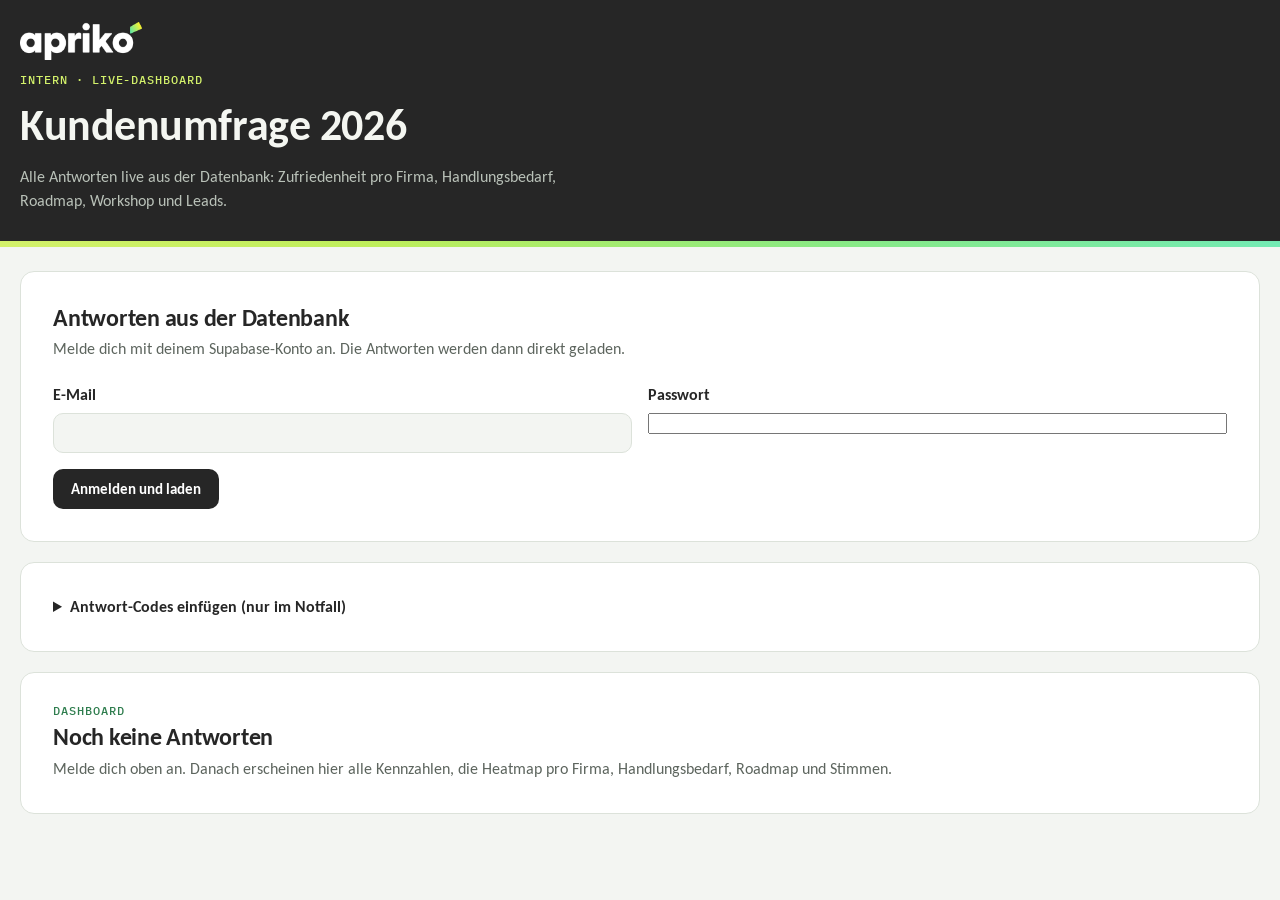
<file: auswertung.html>
<!doctype html>
<html lang="de-CH">
<head>
<meta charset="utf-8">
<meta name="viewport" content="width=device-width,initial-scale=1,viewport-fit=cover">
<meta name="robots" content="noindex">
<title>Auswertung Kundenumfrage 2026</title>
<link rel="preconnect" href="https://fonts.googleapis.com">
<link rel="stylesheet" href="https://fonts.googleapis.com/css2?family=Carlito:wght@400;700&family=IBM+Plex+Mono:wght@500&display=swap">
<link rel="icon" type="image/png" href="icon.png">
<link rel="stylesheet" href="style.css">
<style>
:root{ --d1:#C0392F; --d2:#E5897E; --d3:#F5D2CC; --d4:#D3E2F5; --d5:#7FA7DC; --d6:#2E62B0; --dn:#ECEFEA; --dt1:#fff; --dt6:#fff }
@media (prefers-color-scheme: dark){:root:not([data-theme="light"]){ --d1:#E46A5F; --d2:#9C4A43; --d3:#5A3D3A; --d4:#334257; --d5:#3F6699; --d6:#6E9FE6; --dn:#303330; --dt1:#1B1C1B; --dt6:#1B1C1B }}
:root[data-theme="dark"]{ --d1:#E46A5F; --d2:#9C4A43; --d3:#5A3D3A; --d4:#334257; --d5:#3F6699; --d6:#6E9FE6; --dn:#303330; --dt1:#1B1C1B; --dt6:#1B1C1B }
table.answers td{vertical-align:middle}
table.answers td.act{white-space:nowrap;text-align:right}
.btn.small{padding:5px 10px;font-size:13px}
.confirm{font-size:13px}
.hbar:has(.pct){grid-template-columns:minmax(0,1fr) 120px 40px 48px}
.hbar .pct{color:var(--muted)}
@media (max-width:480px){.hbar:has(.pct){grid-template-columns:minmax(0,1fr) 60px 34px 42px}}
/* Navigation */
.dash-nav{position:sticky;top:0;z-index:20;display:flex;gap:6px;overflow-x:auto;padding:10px 0;background:var(--bg);scrollbar-width:none}
.dash-nav a{flex:0 0 auto;font:600 13px var(--f-body);padding:7px 12px;border-radius:999px;background:var(--surface);border:1px solid var(--line);color:var(--ink);text-decoration:none}
.dash-nav a:hover{border-color:var(--ink)}
.dash-sec{display:flex;flex-direction:column;gap:16px;scroll-margin-top:60px}
.dash-2{gap:16px;align-items:start}
@media (max-width:900px){.dash-2{grid-template-columns:1fr}}
/* Hero */
.hero{display:grid;grid-template-columns:minmax(240px,1fr) 2fr;gap:16px}
@media (max-width:900px){.hero{grid-template-columns:1fr}}
.hero-main{background:var(--head-bg);color:var(--head-ink);border-radius:14px;padding:22px;display:flex;flex-direction:column;gap:10px;position:relative;overflow:hidden}
.hero-main::after{content:"";position:absolute;left:0;right:0;bottom:0;height:4px;background:var(--grad)}
.hero-main .eyebrow{color:var(--head-muted)}
.hero-num{font:700 64px/1 var(--f-display);font-variant-numeric:tabular-nums}
.hero-kpis{display:grid;grid-template-columns:repeat(3,1fr);gap:12px}
.hero-kpis .kpi:last-child{grid-column:span 2}
@media (max-width:620px){.hero-kpis{grid-template-columns:repeat(2,1fr)}}
.kpi b small{font-size:15px;color:var(--muted);font-weight:400}
.npsbar{display:flex;gap:2px;height:12px;border-radius:6px;overflow:hidden;background:rgba(255,255,255,.08)}
.npsbar i{display:block;height:100%}
.n-det{background:var(--d1)} .n-pas{background:#9AA39A} .n-pro{background:var(--d6)}
.hero-main .n-pro{background:#6E9FE6} .hero-main .n-det{background:#E46A5F}
.npsleg{display:flex;flex-wrap:wrap;gap:12px;font-size:12px;color:var(--head-muted)}
.npsleg i{display:inline-block;width:10px;height:10px;border-radius:3px;margin-right:5px;vertical-align:-1px}
/* Bereiche */
.areas{display:grid;grid-template-columns:repeat(auto-fit,minmax(200px,1fr));gap:12px}
.area{background:var(--surface);border:1px solid var(--line);border-radius:12px;padding:14px;display:flex;flex-direction:column;gap:8px}
.area-row{display:flex;align-items:baseline;gap:8px;flex-wrap:wrap}.area-row b{font:700 30px var(--f-display);font-variant-numeric:tabular-nums}
.meter6{height:6px;border-radius:3px;background:var(--chip);overflow:hidden}.meter6 i{display:block;height:100%;background:var(--grad);border-radius:3px}
/* Bewertungs-Zellen (divergierend: rot 1–3, blau 4–6, Zahl immer sichtbar) */
.sc{display:inline-grid;place-items:center;min-width:30px;height:26px;padding:0 4px;border-radius:6px;font:600 13px var(--f-mono);font-variant-numeric:tabular-nums;background:var(--dn);color:var(--muted)}
.sc.s1{background:var(--d1);color:var(--dt1)}.sc.s2{background:var(--d2);color:var(--ink)}.sc.s3{background:var(--d3);color:var(--ink)}
.sc.s4{background:var(--d4);color:var(--ink)}.sc.s5{background:var(--d5);color:var(--ink)}.sc.s6{background:var(--d6);color:var(--dt6)}
.track i.b1,.track i.b2,.track i.b3{background:var(--d1)!important}.track i.b4,.track i.b5,.track i.b6{background:var(--d6)!important}
.scale-leg{display:flex;flex-wrap:wrap;align-items:center;gap:4px;font-size:12px}.scale-leg .muted{margin-left:6px}
/* Heatmap */
table.heat{border-collapse:separate;border-spacing:2px;font-size:13px;width:auto}
table.heat th,table.heat td{padding:0;border:0;text-align:center;vertical-align:bottom;background:none}
table.heat td{vertical-align:middle}
table.heat .hf{text-align:left;white-space:nowrap;padding-right:12px;position:sticky;left:0;background:var(--surface);z-index:1;vertical-align:middle;font:600 14px var(--f-body);text-transform:none;letter-spacing:0;color:var(--ink)}
table.heat tr.avgrow .hf{font-weight:400;color:var(--muted)}
table.heat .hf .muted{display:block;font-size:11px;font-weight:400}
table.heat .hsec{font:600 11px var(--f-mono);text-transform:uppercase;letter-spacing:.05em;color:var(--muted);border-bottom:2px solid var(--line);padding-bottom:4px;text-align:left}
table.heat th.vh{height:180px;width:32px;text-transform:none;letter-spacing:0}
table.heat th.vh span{writing-mode:vertical-rl;transform:rotate(180deg);display:inline-block;max-height:176px;font-family:var(--f-body);text-transform:none;letter-spacing:0;overflow:hidden;text-overflow:ellipsis;white-space:nowrap;font-weight:400;font-size:12px;color:var(--muted)}
table.heat td.tot{padding-left:6px}
table.heat tr.avgrow th,table.heat tr.avgrow td{padding-top:6px;border-top:2px solid var(--line)}
table.heat tr:hover .hf .firm{text-decoration:underline}
.npsv{display:inline-grid;place-items:center;min-width:30px;height:26px;border-radius:6px;font:600 13px var(--f-mono);background:var(--chip)}
.npsv.n-pro{background:var(--d6);color:var(--dt6)}.npsv.n-det{background:var(--d1);color:var(--dt1)}.npsv.n-pas{background:#C9CEC8;color:#262626}
button.firm{font:inherit;font-weight:700;background:none;border:0;padding:0;color:var(--ink);cursor:pointer;text-align:left}
button.firm.link{font-weight:600;text-decoration:underline;text-decoration-color:var(--line);text-underline-offset:3px}
button.firm:hover{text-decoration-color:var(--ink)}
.comment.crit{display:flex;flex-direction:column;gap:6px}
.crit-line{display:flex;align-items:center;gap:10px}
.who button.firm{font:inherit;text-transform:inherit;letter-spacing:inherit}
.saldo{font:600 13px var(--f-mono);padding:3px 8px;border-radius:999px;background:var(--chip);margin-left:6px}
.sub{margin-top:6px}
/* Roadmap */
.rmap{display:flex;flex-direction:column}
.rm{border-top:1px solid var(--line)}
.rm summary{display:grid;grid-template-columns:28px minmax(0,1fr) 140px 36px;gap:10px;align-items:center;padding:9px 0;cursor:pointer;list-style:none;font-size:14px}
.rm summary::-webkit-details-marker{display:none}
.rm summary .rk{font:600 12px var(--f-mono);color:var(--muted)}
.rm summary .track{height:8px;background:var(--chip);border-radius:4px;overflow:hidden}.rm summary .track i{display:block;height:100%;background:var(--grad);border-radius:4px}
.rm summary .v{font:500 13px var(--f-mono);text-align:right}
.rm[open] summary .rt{font-weight:700}
@media (max-width:520px){.rm summary{grid-template-columns:22px minmax(0,1fr) 60px 30px}}
.rm-who{display:flex;flex-wrap:wrap;gap:6px;padding:0 0 12px 38px}
@media (max-width:520px){.rm-who{padding-left:0}}
.chip{font:13px var(--f-body);padding:5px 10px;border-radius:999px;background:var(--chip);border:1px solid var(--line);color:var(--ink)}
.chip b{font-weight:700;margin-right:4px}
button.chip{cursor:pointer}button.chip:hover{border-color:var(--ink)}
/* Firmenprofil */
dialog#firmDlg{border:0;border-radius:16px;padding:0;max-width:760px;width:calc(100% - 32px);max-height:88vh;background:var(--surface);color:var(--ink);box-shadow:0 20px 60px rgba(0,0,0,.35)}
dialog#firmDlg::backdrop{background:rgba(0,0,0,.45)}
.pf{display:flex;flex-direction:column;gap:18px;padding:clamp(18px,4vw,28px);position:relative}
.pf-close{position:absolute;top:14px;right:14px}
.pf-body{display:flex;flex-direction:column;gap:18px}
.pf-grid{display:grid;grid-template-columns:repeat(auto-fit,minmax(220px,1fr));gap:2px 18px}
.pf-row{display:flex;justify-content:space-between;gap:12px;border-top:1px solid var(--line);padding:6px 0;font-size:14px}
.pf-row span:last-child{text-align:right;font-weight:600}
.pf-rates{display:grid;grid-template-columns:repeat(auto-fit,minmax(240px,1fr));gap:6px 16px}
.pf-rate{display:flex;align-items:center;gap:10px;font-size:14px}
/* Tooltip */
#tip{position:fixed;z-index:50;pointer-events:none;max-width:280px;background:var(--head-bg);color:var(--head-ink);font-size:12px;line-height:1.4;padding:6px 9px;border-radius:8px;box-shadow:0 6px 18px rgba(0,0,0,.25)}
details.codes>summary{cursor:pointer;font-weight:700}
.brandbar .inner,.wrap{max-width:1240px}
</style>
</head>
<body>
  <header class="brandbar"><div class="inner">
    <img class="logo" src="logo.png" alt="Apriko" onerror="this.hidden=true;this.nextElementSibling.hidden=false"><span class="wordmark" hidden>Apriko</span>
    <span class="eyebrow">Intern · Live-Dashboard</span>
    <h1>Kundenumfrage 2026</h1>
    <p>Alle Antworten live aus der Datenbank: Zufriedenheit pro Firma, Handlungsbedarf, Roadmap, Workshop und Leads.</p>
  </div></header>
<div class="wrap">
  <div class="panel" id="dbPanel">
    <div class="panel-head"><h2>Antworten aus der Datenbank</h2>
      <p class="muted" id="dbHint">Melde dich mit deinem Supabase-Konto an. Die Antworten werden dann direkt geladen.</p></div>
    <form id="loginForm" class="grid2" autocomplete="on">
      <div class="field"><label for="lmail">E-Mail</label><input type="email" id="lmail" autocomplete="username" required></div>
      <div class="field"><label for="lpass">Passwort</label><input type="password" id="lpass" autocomplete="current-password" required></div>
      <div class="nav" style="justify-content:flex-start;grid-column:1/-1"><button type="submit" class="btn primary" id="loginBtn">Anmelden und laden</button><span class="note" id="dbInfo"></span></div>
    </form>
    <div class="nav" id="dbBar" style="justify-content:flex-start" hidden><button type="button" class="btn primary" id="dbReload">Neu laden</button><button type="button" class="btn ghost" id="dbLogout">Abmelden</button><span class="note" id="dbInfo2"></span></div>
  </div>
  <details class="panel codes">
    <summary>Antwort-Codes einfügen (nur im Notfall)</summary>
    <div class="panel-head">
      <p class="muted">Nur nötig, falls bei einem Kunden die direkte Übermittlung nicht geklappt hat. Kopier die Codes aus den E-Mails hierher. Ganze Mails gehen auch, die Codes werden automatisch erkannt. Doppelte Codes zählen nur einmal.</p></div>
    <div class="field"><label for="codes">Codes oder E-Mail-Texte</label><textarea id="codes" style="min-height:140px;font-family:var(--f-mono);font-size:13px" placeholder="APK1:…"></textarea></div>
    <div class="nav" style="justify-content:flex-start"><button type="button" class="btn primary" id="addCodes">Hinzufügen</button><button type="button" class="btn ghost" id="clearCodes">Alle entfernen</button><span class="note" id="fileInfo"></span></div>
    <div id="confirmClear" class="msg err" hidden><b>Alle gespeicherten Codes aus diesem Browser entfernen?</b><div class="nav" style="justify-content:flex-start"><button type="button" class="btn primary" id="clearYes">Ja, entfernen</button><button type="button" class="btn ghost" id="clearNo">Abbrechen</button></div></div>
    <p class="note">Die Codes bleiben nur in diesem Browser gespeichert, nichts wird hochgeladen. Für eine Sicherung: unten «CSV herunterladen» oder die Codes in einer Textdatei aufbewahren.</p>
  </details>
  <nav class="dash-nav" id="dashNav" hidden aria-label="Bereiche"><a href="#d-ueberblick">Überblick</a><a href="#d-heatmap">Heatmap</a><a href="#d-handlung">Handlungsbedarf</a><a href="#d-roadmap">Roadmap</a><a href="#d-leads">Workshop &amp; Leads</a><a href="#d-integration">Integration</a><a href="#d-stimmen">Stimmen</a><a href="#d-eintraege">Einträge</a></nav>
  <section id="results" class="wrap" style="padding:0"></section>
</div>
<dialog id="firmDlg"><div class="pf"><button type="button" class="btn ghost small pf-close" onclick="this.closest('dialog').close()">Schliessen</button><div class="pf-body"></div></div></dialog>
<div id="tip" role="tooltip" hidden></div>
<script src="code.js"></script>
<script src="fragen.js"></script>
<script>
(function(){
"use strict";
const esc = s => String(s==null?"":s).replace(/[&<>"]/g,c=>({"&":"&amp;","<":"&lt;",">":"&gt;",'"':"&quot;"}[c]));
/* ---------- Auswertung (nur Inhaber) ---------- */
const results = document.getElementById("results");
function avg(arr){ const v = arr.filter(x=>x!=null&&x!=="na"&&x!=="").map(Number); return v.length? v.reduce((a,b)=>a+b,0)/v.length : null; }
function color(v,max){ const r=v/max; return r>=.75?"var(--good)":r>=.55?"var(--warn)":"var(--bad)"; }
let latest = [];
/* ---------- Dashboard ---------- */
const fmtD = d=>{ try{ return new Date(d).toLocaleString("de-CH",{day:"2-digit",month:"2-digit",year:"numeric",hour:"2-digit",minute:"2-digit"}); }catch(e){ return ""; } };
const num = v => (v==null||v===""||v==="na") ? null : Number(v);
const f1 = v => v==null ? "–" : v.toFixed(1);
const bucket = v => v==null ? 0 : Math.min(6, Math.max(1, Math.round(v)));
const cell = (v, label) => `<span class="sc s${bucket(v)}"${label?` data-tip="${esc(label)}"`:""}>${v==null?"–":(Number.isInteger(v)?v:v.toFixed(1))}</span>`;
const firmName = r => (r.answers.firma||"").trim() || "anonym";
let VIEW = { ALL:[], R:[], items:[] };
function renderResults(){
  /* Doppelt abgeschickte Antworten (gleiche Sendungs-ID oder identischer Inhalt) zählen nur einmal; die älteste bleibt */
  const byAge = latest.map((r,i)=>({r,i})).sort((a,b)=>String(a.r._created||a.r.submittedAt||"").localeCompare(String(b.r._created||b.r.submittedAt||"")));
  const dupKey = r=> r.sid ? "sid:"+r.sid : (r.kind||"")+"|"+JSON.stringify(r.answers||{})+"|"+JSON.stringify(r.roadmap||[]);
  const seenK = new Set(), DUP = new Set();
  byAge.forEach(({r,i})=>{ const k = dupKey(r); if(seenK.has(k)) DUP.add(i); else seenK.add(k); });
  const ALL = latest.filter((r,i)=>!DUP.has(i));       // inkl. Neukunden-Workshop-Anmeldungen, ohne Doppelte
  const R = ALL.filter(r=>r.kind!=="workshop"), n = R.length;   // nur Umfrage-Antworten
  document.getElementById("dashNav").hidden = !ALL.length;
  if(!ALL.length){ results.innerHTML = `<div class="panel"><div class="panel-head"><span class="eyebrow">Dashboard</span><h2>Noch keine Antworten</h2><p class="muted">Melde dich oben an. Danach erscheinen hier alle Kennzahlen, die Heatmap pro Firma, Handlungsbedarf, Roadmap und Stimmen.</p></div></div>`; return; }

  /* Bewertungsfragen (ohne Gesamt) und Bereiche */
  const rateSecs = SECTIONS.filter(s=>s.items && s.items.length && s.kind!=="overall");
  const items = []; rateSecs.forEach(s=>s.items.forEach(([k,l])=>items.push({k,l,sec:s.id,secTitle:s.title})));
  const itemStat = items.map(it=>{ const v = R.map(r=>num(r.answers[it.k])).filter(x=>x!=null); return Object.assign({}, it, {n:v.length, avg: v.length? v.reduce((a,b)=>a+b,0)/v.length : null, happy: v.length? Math.round(v.filter(x=>x>=4).length/v.length*100) : null}); });
  const firmAvg = r => { const v = items.map(it=>num(r.answers[it.k])).filter(x=>x!=null); return v.length? v.reduce((a,b)=>a+b,0)/v.length : null; };
  VIEW = { ALL, R, items };

  /* KPIs */
  const nps = R.map(r=>num(r.answers.nps)).filter(x=>x!=null);
  const pro = nps.filter(x=>x>=9).length, pas = nps.filter(x=>x>=7&&x<=8).length, det = nps.filter(x=>x<=6).length;
  const npsScore = nps.length? Math.round((pro-det)/nps.length*100) : null;
  const gt = avg(R.map(r=>r.answers.g_total));
  const allV = items.flatMap(it=>R.map(r=>num(r.answers[it.k]))).filter(x=>x!=null);
  const happyAll = allV.length? Math.round(allV.filter(x=>x>=4).length/allV.length*100) : null;
  const wsDates = (typeof WS_TERMINE!=="undefined") ? WS_TERMINE.slice(0, Math.max(0, WS_TERMINE.length-2)) : [];
  const reg = ALL.filter(r=>wsDates.includes(r.answers.ws_termin));
  const leadFirms = new Set(R.filter(r=>(API_LEAD && r.answers.api===API_LEAD) || r.answers.callback).map(firmName));
  const last = ALL.map(r=>r._created||r.submittedAt).filter(Boolean).sort().pop();
  const seg = (c,cls,label)=> c ? `<i class="${cls}" style="flex:${c}" data-tip="${label}: ${c}"></i>` : "";
  let html = `<section id="d-ueberblick" class="dash-sec">
  <div class="hero">
    <div class="hero-main"><span class="eyebrow">Net Promoter Score</span><b class="hero-num">${npsScore==null?"–":(npsScore>0?"+":"")+npsScore}</b>
      <div class="npsbar" aria-label="Promotoren ${pro}, Passive ${pas}, Kritiker ${det}">${seg(det,"n-det","Kritiker (0–6)")}${seg(pas,"n-pas","Passive (7–8)")}${seg(pro,"n-pro","Promotoren (9–10)")}</div>
      <div class="npsleg"><span><i class="n-det"></i>Kritiker ${det}</span><span><i class="n-pas"></i>Passive ${pas}</span><span><i class="n-pro"></i>Promotoren ${pro}</span></div></div>
    <div class="hero-kpis">
      <div class="kpi"><span>Antworten</span><b>${n}</b><span>${new Set(R.map(firmName)).size} Firmen${last?` · zuletzt ${esc(fmtD(last))}`:""}</span></div>
      <div class="kpi"><span>Gesamtzufriedenheit</span><b>${f1(gt)}<small> / 6</small></b><span>Durchschnitt</span></div>
      <div class="kpi"><span>Zufrieden (4–6)</span><b>${happyAll==null?"–":happyAll+" %"}</b><span>über alle Bewertungen</span></div>
      <div class="kpi"><span>Workshop</span><b>${reg.length}</b><span>${wsDates.map(d=>ALL.filter(r=>r.answers.ws_termin===d).length+" am "+esc(d.split(",")[1]||d).trim().replace(/ 2026/,"")).join(" · ")}</span></div>
      <div class="kpi"><span>Leads</span><b>${leadFirms.size}</b><span>API-Interesse oder Gesprächswunsch</span></div>
    </div>
  </div>
  <div class="areas">${rateSecs.map(s=>{
      const st = itemStat.filter(x=>x.sec===s.id && x.avg!=null);
      const v = R.flatMap(r=>s.items.map(([k])=>num(r.answers[k]))).filter(x=>x!=null);
      const a = v.length? v.reduce((p,q)=>p+q,0)/v.length : null, hp = v.length? Math.round(v.filter(x=>x>=4).length/v.length*100) : null;
      const low = st.slice().sort((p,q)=>p.avg-q.avg)[0];
      const rn = new Set(R.filter(r=>s.items.some(([k])=>num(r.answers[k])!=null)).map((r,i)=>i)).size;
      return `<div class="area"><span class="eyebrow">${esc(s.title)}</span><div class="area-row"><b>${f1(a)}</b><span class="muted">Ø von 6 · ${hp==null?"–":hp+" %"} zufrieden</span></div>
        <div class="meter6"><i style="width:${a?((a-1)/5*100).toFixed(0):0}%"></i></div>
        <span class="note">${rn} Antworten${low?` · schwächster Punkt: <b>${esc(low.l)}</b> (${f1(low.avg)})`:""}</span></div>`; }).join("")}</div>
  </section>`;

  /* Heatmap Firmen × Fragen */
  const rows = R.map(r=>({r, a:firmAvg(r)})).sort((p,q)=>(q.a??-1)-(p.a??-1));
  html += `<section id="d-heatmap" class="dash-sec"><div class="panel"><div class="panel-head"><span class="eyebrow">Heatmap · Bewertung 1–6 pro Firma</span><h2>Wer ist wo zufrieden?</h2>
    <p class="note">Rot = unzufrieden (1–3), Blau = zufrieden (4–6), «–» = nicht bewertet. Sortiert nach Ø der Firma. Firma anklicken für das ganze Profil.</p>
    <div class="scale-leg">${[1,2,3,4,5,6].map(v=>`<span class="sc s${v}">${v}</span>`).join("")}<span class="muted">sehr schlecht → sehr gut</span></div></div>
    <div class="tablewrap"><table class="heat"><thead><tr><th class="hf">Firma</th>${rateSecs.map(s=>`<th colspan="${s.items.length}" class="hsec">${esc(s.title)}</th>`).join("")}<th class="hsec" colspan="3">Total</th></tr>
    <tr><th class="hf"></th>${items.map(it=>`<th class="vh"><span>${esc(it.l)}</span></th>`).join("")}<th class="vh"><span>Ø Firma</span></th><th class="vh"><span>Gesamtzufriedenheit</span></th><th class="vh"><span>NPS (0–10)</span></th></tr></thead>
    <tbody>${rows.map(({r,a},ri)=>`<tr><th class="hf"><button type="button" class="firm" data-firm="${R.indexOf(r)}">${esc(firmName(r))}</button><span class="muted">${esc(r.answers.rolle||"")}</span></th>${
      items.map(it=>`<td>${cell(num(r.answers[it.k]), firmName(r)+" · "+it.l+": "+(r.answers[it.k]||"nicht bewertet"))}</td>`).join("")}
      <td class="tot">${cell(a, firmName(r)+" · Ø über alle Fragen: "+f1(a))}</td><td class="tot">${cell(num(r.answers.g_total), firmName(r)+" · Gesamtzufriedenheit")}</td><td class="tot"><span class="npsv ${num(r.answers.nps)==null?"":num(r.answers.nps)>=9?"n-pro":num(r.answers.nps)>=7?"n-pas":"n-det"}">${r.answers.nps??"–"}</span></td></tr>`).join("")}
    <tr class="avgrow"><th class="hf">Ø alle Firmen</th>${itemStat.map(it=>`<td>${cell(it.avg, it.l+": Ø "+f1(it.avg)+" ("+it.n+" Antworten)")}</td>`).join("")}<td class="tot">${cell(allV.length?allV.reduce((p,q)=>p+q,0)/allV.length:null)}</td><td class="tot">${cell(gt)}</td><td class="tot"><span class="npsv">${npsScore==null?"–":(npsScore>0?"+":"")+npsScore}</span></td></tr></tbody></table></div></div></section>`;

  /* Handlungsbedarf & Stärken */
  const ranked = itemStat.filter(x=>x.avg!=null).sort((p,q)=>p.avg-q.avg);
  const crit = []; R.forEach(r=>items.forEach(it=>{ const v = num(r.answers[it.k]); if(v!=null && v<=2) crit.push({r,it,v}); }));
  crit.sort((p,q)=>p.v-q.v);
  const critics = R.filter(r=>num(r.answers.nps)!=null && num(r.answers.nps)<=6);
  const barRow = it => `<div class="hbar sbar" data-tip="${esc(it.secTitle+" · "+it.l+": Ø "+f1(it.avg)+", "+it.happy+" % zufrieden, "+it.n+" Antworten")}"><span>${esc(it.l)} <span class="muted">· ${esc(it.secTitle)}</span></span><span class="track"><i class="b${bucket(it.avg)}" style="width:${((it.avg-1)/5*100).toFixed(0)}%"></i></span><span class="v">${f1(it.avg)}</span></div>`;
  html += `<section id="d-handlung" class="dash-sec"><div class="grid2 dash-2">
    <div class="panel"><div class="panel-head"><span class="eyebrow">Handlungsbedarf</span><h2>Die 5 schwächsten Punkte</h2></div><div>${ranked.slice(0,5).map(barRow).join("")||'<p class="muted">Noch keine Bewertungen.</p>'}</div>
      ${crit.length?`<div><h3>Einzelne kritische Bewertungen (1–2)</h3>${crit.map(c=>`<div class="comment crit"><div class="who"><button type="button" class="firm link" data-firm="${R.indexOf(c.r)}">${esc(firmName(c.r))}</button> · ${esc(c.it.secTitle)}</div><div class="crit-line">${cell(c.v)}<span>${esc(c.it.l)}</span></div></div>`).join("")}</div>`:'<p class="note">Keine Bewertung 1 oder 2 – gut so.</p>'}
      ${critics.length?`<div><h3>Kritiker (NPS 0–6)</h3>${critics.map(r=>`<div class="comment crit"><div class="who"><button type="button" class="firm link" data-firm="${R.indexOf(r)}">${esc(firmName(r))}</button> · NPS ${esc(r.answers.nps)}</div>${esc(r.answers.g_improve||"(kein Verbesserungsvorschlag)")}</div>`).join("")}</div>`:""}</div>
    <div class="panel"><div class="panel-head"><span class="eyebrow">Stärken</span><h2>Die 5 stärksten Punkte</h2></div><div>${ranked.slice().reverse().slice(0,5).map(barRow).join("")||'<p class="muted">Noch keine Bewertungen.</p>'}</div>
      ${R.some(r=>r.answers.g_best)?`<div><h3>Was Kunden schätzen</h3>${R.filter(r=>r.answers.g_best).map(r=>`<div class="comment"><div class="who"><button type="button" class="firm link" data-firm="${R.indexOf(r)}">${esc(firmName(r))}</button></div>${esc(r.answers.g_best)}</div>`).join("")}</div>`:""}</div>
  </div>`;
  /* Alle Fragen nach Bereich */
  html += `<div class="panel"><div class="panel-head"><span class="eyebrow">Alle Bewertungen · Ø und Anteil zufrieden (4–6)</span><h2>Nach Bereich</h2></div>${rateSecs.map(s=>`<div><h3>${esc(s.title)}</h3>${
      itemStat.filter(x=>x.sec===s.id).map(it=>`<div class="hbar sbar" data-tip="${esc(it.l+": "+(it.avg==null?"keine Antworten":"Ø "+f1(it.avg)+", "+it.happy+" % zufrieden, "+it.n+" Antworten"))}"><span>${esc(it.l)} <span class="muted">(${it.n})</span></span><span class="track"><i class="b${bucket(it.avg)}" style="width:${it.avg?((it.avg-1)/5*100).toFixed(0):0}%"></i></span><span class="v">${f1(it.avg)}</span><span class="v pct">${it.happy==null?"":it.happy+" %"}</span></div>`).join("")}${
      (()=>{ const cs = R.filter(r=>r.answers["c_"+s.id]); return cs.length?`<div class="sub">${cs.map(r=>`<div class="comment"><div class="who">${esc(firmName(r))}</div>${esc(r.answers["c_"+s.id])}</div>`).join("")}</div>`:""; })()}</div>`).join("")}</div></section>`;

  /* Roadmap mit Drilldown */
  const score = {}, votes = {}, who = {}, own = [];
  R.forEach(r=>(r.roadmap||[]).forEach(x=>{ if(x.own){ own.push({t:x.title,r,rank:x.rank}); return; }
    score[x.title]=(score[x.title]||0)+Math.max(1,4-x.rank); votes[x.title]=(votes[x.title]||0)+1; (who[x.title]=who[x.title]||[]).push({r,rank:x.rank}); }));
  const rk = Object.entries(score).sort((a,b)=>b[1]-a[1]||votes[b[0]]-votes[a[0]]); const mx = rk.length? rk[0][1] : 1;
  const untouched = TOPICS.map(t=>t[1]).filter(t=>!score[t]);
  html += `<section id="d-roadmap" class="dash-sec"><div class="panel"><div class="panel-head"><span class="eyebrow">Roadmap · Top 3 je Kunde</span><h2>Was wollen die Kunden als Nächstes?</h2><p class="note">Punkte: Platz 1 = 3, Platz 2 = 2, Platz 3 = 1. Thema anklicken: wer hat es auf welchem Platz gewählt.</p></div>
    <div class="rmap">${rk.map(([t,sc],i)=>`<details class="rm"><summary><span class="rk">${i+1}</span><span class="rt">${esc(t)} <span class="muted">· ${votes[t]} ${votes[t]===1?"Nennung":"Nennungen"}</span></span><span class="track"><i style="width:${(sc/mx*100).toFixed(0)}%"></i></span><span class="v">${sc}</span></summary>
      <div class="rm-who">${who[t].sort((a,b)=>a.rank-b.rank).map(w=>`<button type="button" class="chip firm" data-firm="${R.indexOf(w.r)}"><b>Platz ${w.rank}</b> ${esc(firmName(w.r))}</button>`).join("")}</div></details>`).join("")||'<p class="muted">Noch keine Priorisierungen.</p>'}</div>
    ${untouched.length&&rk.length?`<p class="note">Von niemandem gewählt: ${untouched.map(esc).join(" · ")}</p>`:""}
    ${own.length?`<div><h3>Eigene Themen der Kunden</h3>${own.map(o=>`<div class="comment"><div class="who"><button type="button" class="firm link" data-firm="${R.indexOf(o.r)}">${esc(firmName(o.r))}</button> · Platz ${o.rank}</div>${esc(o.t)}</div>`).join("")}</div>`:""}
    ${R.some(r=>r.answers.c_roadmap)?`<div><h3>Beschreibungen zu Themen</h3>${R.filter(r=>r.answers.c_roadmap).map(r=>`<div class="comment"><div class="who">${esc(firmName(r))}</div>${esc(r.answers.c_roadmap)}</div>`).join("")}</div>`:""}</div>`;
  /* Fortschritt + Tendenz */
  const dist = (key, opts, colorFn) => { const c = {}; R.forEach(r=>{ const v = r.answers[key]; if(v) c[v]=(c[v]||0)+1; }); const t = Object.values(c).reduce((a,b)=>a+b,0);
    return { t, c, html: opts.map((o,i)=>{ const k = c[o]||0; return `<div class="hbar" data-tip="${esc(o)}: ${k} von ${t}"><span>${esc(o)}</span><span class="track"><i style="width:${t?(k/t*100).toFixed(0):0}%;background:${colorFn(i)}"></i></span><span class="v">${k}</span></div>`; }).join("") }; };
  const tcol = i => i<2 ? "var(--d6)" : i===2 ? "var(--muted)" : i<5 ? "var(--d1)" : "var(--line)";
  const saldo = d => { const pos=(d.c[TENDENZ[0]]||0)+(d.c[TENDENZ[1]]||0), neg=(d.c[TENDENZ[3]]||0)+(d.c[TENDENZ[4]]||0), rated=d.t-(d.c[TENDENZ[5]]||0); return rated? Math.round((pos-neg)/rated*100) : null; };
  const tsw = dist("trend_sw", TENDENZ, tcol), tbpo = dist("trend_bpo", TENDENZ, tcol), fsd = dist("g_fortschritt", FORTSCHRITT, i=> i<2 ? "var(--d6)" : i===2 ? "var(--muted)" : i===3 ? "var(--d1)" : "var(--line)");
  const sB = v => v==null ? "–" : (v>0?"+":"")+v;
  html += `<div class="grid2 dash-2">
    <div class="panel"><div class="panel-head"><span class="eyebrow">Tendenz 2026</span><h2>Besser oder schlechter geworden?</h2><p class="note">Saldo = Anteil besser minus Anteil schlechter (ohne «kann ich nicht beurteilen»).</p></div>
      <div><h3>Software <span class="saldo">${sB(saldo(tsw))}</span></h3>${tsw.t?tsw.html:'<p class="muted">Noch keine Antworten.</p>'}</div>
      <div><h3>BPO <span class="saldo">${sB(saldo(tbpo))}</span></h3>${tbpo.t?tbpo.html:'<p class="muted">Noch keine Antworten.</p>'}</div></div>
    <div class="panel"><div class="panel-head"><span class="eyebrow">Wahrnehmung</span><h2>Entwicklungsfortschritte 2026 bemerkt?</h2><p class="note">${fsd.t} Antworten</p></div><div>${fsd.html}</div>
      ${R.some(r=>r.answers.g_fortschritt_txt)?`<div><h3>Kommentare</h3>${R.filter(r=>r.answers.g_fortschritt_txt).map(r=>`<div class="comment"><div class="who">${esc(firmName(r))} · ${esc(r.answers.g_fortschritt||"")}</div>${esc(r.answers.g_fortschritt_txt)}</div>`).join("")}</div>`:""}</div>
  </div></section>`;

  /* Workshop & Leads */
  const later = (typeof WS_TERMINE!=="undefined" && WS_TERMINE.length>=2) ? ALL.filter(r=>r.answers.ws_termin===WS_TERMINE[WS_TERMINE.length-2]) : [];
  const apiLeads = R.filter(r=>API_LEAD && r.answers.api===API_LEAD), callbacks = R.filter(r=>r.answers.callback);
  html += `<section id="d-leads" class="dash-sec"><div class="panel"><div class="panel-head"><span class="eyebrow">Workshop «${esc(T("ws_titel","Die Zukunft ist heute."))}»</span><h2>Anmeldungen</h2><p class="note">${reg.length} Anmeldungen (${reg.filter(r=>r.kind==="workshop").length} Neukunden) · online via Microsoft Teams</p></div>
      <div class="kpis" style="grid-template-columns:repeat(${Math.max(1,wsDates.length)},1fr)">${wsDates.map(d=>`<div class="kpi"><span>${esc(d)}</span><b>${ALL.filter(r=>r.answers.ws_termin===d).length}</b><span>Anmeldung(en)</span></div>`).join("")}</div>
      ${reg.length?`<div class="tablewrap"><table><thead><tr><th>Termin</th><th>Name</th><th>E-Mail</th><th>Firma</th><th>Herkunft</th></tr></thead><tbody>${
        reg.map(r=>`<tr><td>${esc(r.answers.ws_termin)}</td><td>${esc(r.answers.ws_name||"")}</td><td style="user-select:all">${esc(r.answers.ws_mail||"")}</td><td>${r.kind==="workshop"?esc(firmName(r)):`<button type="button" class="firm link" data-firm="${R.indexOf(r)}">${esc(firmName(r))}</button>`}</td><td>${r.kind==="workshop"?'<span class="ws-date">Neukunde</span>':"Umfrage"}</td></tr>`).join("")}</tbody></table></div>
        <div class="nav" style="justify-content:flex-start"><button type="button" class="btn ghost" id="wsCopy">E-Mail-Adressen kopieren</button><span class="note" id="wsNote"></span></div>`:'<p class="muted">Noch keine Anmeldungen.</p>'}
      ${later.length?`<div><h3>Möchten über weitere Termine informiert werden (${later.length})</h3>${later.map(r=>`<div class="comment"><div class="who">${esc(firmName(r))}</div>${esc(r.answers.ws_name||"")} · ${esc(r.answers.ws_mail||"")}</div>`).join("")}</div>`:""}</div>
    <div class="panel"><div class="panel-head"><span class="eyebrow">Leads</span><h2>Wer will mehr?</h2><p class="note">Kunden, die zur API kontaktiert werden möchten oder ein Gespräch wünschen.</p></div>
      ${apiLeads.length||callbacks.length?`<div class="tablewrap"><table><thead><tr><th>Firma</th><th>Anlass</th><th>Kontakt</th><th>Details</th></tr></thead><tbody>${
        [...new Set(apiLeads.concat(callbacks))].map(r=>`<tr><td><button type="button" class="firm link" data-firm="${R.indexOf(r)}">${esc(firmName(r))}</button></td><td>${[apiLeads.includes(r)?"API":"" , callbacks.includes(r)?"Gesprächswunsch":""].filter(Boolean).join(" + ")}</td><td>${esc([r.answers.kname,r.answers.kmail].filter(Boolean).join(" · ")||[r.answers.ws_name,r.answers.ws_mail].filter(Boolean).join(" · ")||"–")}</td><td>${esc(r.answers.api_txt||"")}</td></tr>`).join("")}</tbody></table></div>`:'<p class="muted">Noch keine Leads.</p>'}</div></section>`;

  /* Integration & Arbeitsweise */
  const apd = dist("api", API_OPTIONS, ()=>"var(--accent)");
  const ild = (typeof INSEL_OPTIONS!=="undefined" && INSEL_OPTIONS.length) ? dist("insel", INSEL_OPTIONS, ()=>"var(--accent)") : null;
  const tx = (key, title, extra) => { const cs = R.filter(r=>r.answers[key]); return `<div><h3>${esc(title)} (${cs.length})</h3>${cs.length?cs.map(r=>`<div class="comment"><div class="who"><button type="button" class="firm link" data-firm="${R.indexOf(r)}">${esc(firmName(r))}</button>${extra?` · ${esc(extra(r))}`:""}</div>${esc(r.answers[key])}</div>`).join(""):'<p class="muted">Noch keine Antworten.</p>'}</div>`; };
  html += `<section id="d-integration" class="dash-sec"><div class="grid2 dash-2">
    <div class="panel"><div class="panel-head"><span class="eyebrow">Integrationen</span><h2>API: bekannt und genutzt?</h2><p class="note">${apd.t} Antworten</p></div><div>${apd.html}</div>${tx("api_txt","Gewünschte Anbindungen", r=>r.answers.api||"")}</div>
    <div class="panel"><div class="panel-head"><span class="eyebrow">Integrationspotenzial</span><h2>Eigene Apps, Formulare, Excel-Listen</h2><p class="note">${ild?ild.t:0} Antworten · noch nicht mit Apriko verbunden</p></div>${ild?`<div>${ild.html}</div>`:""}${tx("insel_txt","Genannte Lösungen")}</div>
  </div>
  <div class="panel"><div class="panel-head"><span class="eyebrow">Arbeitsalltag</span><h2>Zeitfresser und Arbeiten ausserhalb von Apriko</h2></div><div class="grid2">${tx("f_zeit",T("f_zeit_frage","Grösster Zeitfresser"))}${tx("f_extern",T("f_extern_frage","Arbeiten ausserhalb von Apriko"))}</div></div></section>`;

  /* Stimmen */
  html += `<section id="d-stimmen" class="dash-sec"><div class="panel"><div class="panel-head"><span class="eyebrow">Freitext</span><h2>Stimmen</h2></div><div class="grid2">${tx("g_improve","Was wir verbessern sollen")}${tx("g_best","Was Kunden schätzen")}</div>${tx("c_bpo","Anmerkungen zu BPO")}</div></section>`;

  /* Einträge + Rohdaten */
  const sorted = latest.map((r,i)=>({r,i})).sort((a,b)=>String(b.r._created||b.r.submittedAt||"").localeCompare(String(a.r._created||a.r.submittedAt||"")));
  html += `<section id="d-eintraege" class="dash-sec"><div class="panel"><div class="panel-head"><span class="eyebrow">Einzelne Antworten</span><h2>Alle Einträge (${latest.length})</h2>${DUP.size?`<p class="note"><b>${DUP.size} doppelt abgeschickt</b> – zählt nur einmal; du kannst das Doppel löschen.</p>`:""}
    <p class="note">Tests oder Doppelte hier löschen, damit sie nicht in die Auswertung einfliessen. Gelöschte Datenbank-Antworten sind endgültig weg.</p></div>
    <div class="tablewrap"><table class="answers"><thead><tr><th>Eingegangen</th><th>Firma</th><th>Funktion</th><th>NPS</th><th>Quelle</th><th></th></tr></thead><tbody>${
    sorted.map(({r,i})=>`<tr data-i="${i}"><td>${esc(fmtD(r._created||r.submittedAt))}</td><td>${r.kind!=="workshop"&&R.includes(r)?`<button type="button" class="firm link" data-firm="${R.indexOf(r)}">${esc(firmName(r))}</button>`:esc(firmName(r))}</td><td>${esc(r.answers.rolle||"")}</td><td>${esc(r.answers.nps??"")}</td><td>${r.kind==="workshop"?"Neukunden-Einladung":(r._src==="db"?"Umfrage":"Umfrage (Code)")}${DUP.has(i)?' <span class="ws-date">Doppelt</span>':""}</td>
      <td class="act"><button type="button" class="btn ghost small del">Löschen</button><span class="confirm" hidden>Wirklich löschen? <button type="button" class="btn primary small yes">Ja, löschen</button> <button type="button" class="btn ghost small no">Abbrechen</button></span><span class="note st"></span></td></tr>`).join("")}</tbody></table></div>
    <div class="nav" style="justify-content:flex-start"><button type="button" class="btn primary" id="csvSave">CSV herunterladen</button><button type="button" class="btn ghost" id="csvCopy">CSV kopieren</button><span class="note" id="csvNote"></span></div></div></section>`;
  results.innerHTML = html;
  bindResults();
}

/* Firmenprofil */
function openFirm(idx){
  const r = VIEW.R[idx]; if(!r) return; const A = r.answers;
  const secs = SECTIONS.filter(s=>s.items && s.items.length && s.kind!=="overall");
  const row = (l,v)=> v ? `<div class="pf-row"><span class="muted">${esc(l)}</span><span>${esc(Array.isArray(v)?v.join(", "):v)}</span></div>` : "";
  const txt = (l,k)=> A[k] ? `<div class="comment"><div class="who">${esc(l)}</div>${esc(A[k])}</div>` : "";
  const d = document.getElementById("firmDlg");
  d.querySelector(".pf-body").innerHTML = `<div class="panel-head"><span class="eyebrow">Firmenprofil · eingegangen ${esc(fmtD(r._created||r.submittedAt))}</span><h2>${esc(firmName(r))}</h2></div>
    <div class="pf-grid">${row("Funktion",A.rolle)}${row("Kunde seit",A.seit)}${row("Temporärmitarbeitende",A.ma)}${row("Leistungen",A.services)}${row("NPS (0–10)",A.nps)}${row("Gesamtzufriedenheit (1–6)",A.g_total)}${row("Fortschritte 2026",A.g_fortschritt)}${row("Tendenz Software",A.trend_sw)}${row("Tendenz BPO",A.trend_bpo)}${row("API",A.api)}${row("Eigene Lösungen",A.insel)}${row("Workshop",A.ws_termin)}</div>
    ${secs.map(s=>{ const its = s.items.filter(([k])=>A[k]!=null&&A[k]!==""); return its.length?`<div><h3>${esc(s.title)}</h3><div class="pf-rates">${its.map(([k,l])=>`<div class="pf-rate">${cell(num(A[k]))}<span>${esc(l)}</span></div>`).join("")}</div></div>`:""; }).join("")}
    ${(r.roadmap||[]).length?`<div><h3>Roadmap Top 3</h3><div class="rm-who">${r.roadmap.map(x=>`<span class="chip"><b>Platz ${x.rank}</b> ${esc(x.title)}${x.own?" (eigenes Thema)":""}</span>`).join("")}</div></div>`:""}
    ${txt("Grösster Zeitfresser","f_zeit")}${txt("Arbeiten ausserhalb von Apriko","f_extern")}${txt("Gewünschte Anbindungen","api_txt")}${txt("Eigene Lösungen","insel_txt")}${txt("Fortschritte – Kommentar","g_fortschritt_txt")}${txt("Was wir verbessern sollen","g_improve")}${txt("Was geschätzt wird","g_best")}${txt("Roadmap – Beschreibung","c_roadmap")}${txt("BPO – Anmerkungen","c_bpo")}
    ${A.kname||A.kmail||A.ws_name?`<div><h3>Kontakt</h3>${row("Name",A.kname||A.ws_name)}${row("E-Mail",A.kmail||A.ws_mail)}</div>`:""}`;
  if(typeof d.showModal === "function") d.showModal(); else d.setAttribute("open","");
}
function bindResults(){
  results.onclick = e=>{ const f = e.target.closest(".firm[data-firm]"); if(f){ e.preventDefault(); openFirm(+f.dataset.firm); } };
  document.getElementById("csvCopy").onclick = async ()=>{ const note=document.getElementById("csvNote"); try{ await navigator.clipboard.writeText(toCsv()); note.textContent="CSV kopiert."; }catch(e){ note.textContent="Kopieren nicht möglich, bitte Download verwenden."; } };
  const wsc = document.getElementById("wsCopy");
  if(wsc) wsc.onclick = async ()=>{
    const wsDates = WS_TERMINE.slice(0, Math.max(0, WS_TERMINE.length-2));
    const list = VIEW.ALL.filter(r=>r && wsDates.includes(r.answers.ws_termin)).map(r=>r.answers.ws_mail).filter(Boolean);
    const txt = [...new Set(list)].join("; "), note = document.getElementById("wsNote");
    try{ await navigator.clipboard.writeText(txt); note.textContent = new Set(list).size + " Adressen kopiert (für BCC)."; }catch(e){ note.textContent = txt; }
  };
  const tb = document.querySelector("table.answers");
  if(tb) tb.addEventListener("click", async e=>{
    const tr = e.target.closest("tr[data-i]"); if(!tr) return;
    const rec = latest[+tr.dataset.i], conf = tr.querySelector(".confirm"), del = tr.querySelector(".del"), st = tr.querySelector(".st");
    if(e.target.classList.contains("del")){ del.hidden = true; conf.hidden = false; tr.querySelector(".yes").focus(); return; }
    if(e.target.classList.contains("no")){ conf.hidden = true; del.hidden = false; return; }
    if(!e.target.classList.contains("yes")) return;
    conf.hidden = true; st.textContent = "Lösche …";
    if(rec._src === "code"){ store = store.filter(c=>c !== rec._code); persist(); await refresh(); return; }
    try{
      const r = await fetch(SUPABASE_URL + "/rest/v1/umfrage_antworten?id=eq." + encodeURIComponent(rec._id),
        { method:"DELETE", headers:{ "apikey": SUPABASE_KEY, "Authorization": "Bearer " + token, "Prefer":"return=representation" } });
      const gone = r.ok ? await r.json() : [];
      if(!r.ok || !gone.length) throw new Error(r.status === 401 ? "Sitzung abgelaufen, bitte neu anmelden" : "nicht gelöscht");
      dbRows = dbRows.filter(x=>x._id !== rec._id); await refresh();
    }catch(err){ st.textContent = "Fehler: " + err.message; del.hidden = false; }
  });
  document.getElementById("csvSave").onclick = ()=>{
    const blob = new Blob(["﻿"+toCsv()],{type:"text/csv;charset=utf-8"});
    const a = document.createElement("a"); a.href = URL.createObjectURL(blob); a.download = "apriko-kundenumfrage-2026.csv";
    document.body.appendChild(a); a.click(); setTimeout(()=>{URL.revokeObjectURL(a.href); a.remove();},500); };
}
/* Tooltip für Zellen und Balken */
(function(){
  const tip = document.getElementById("tip");
  document.addEventListener("pointerover", e=>{ const t = e.target.closest("[data-tip]"); if(!t){ tip.hidden = true; return; } tip.textContent = t.dataset.tip; tip.hidden = false; });
  document.addEventListener("pointermove", e=>{ if(tip.hidden) return; const w = tip.offsetWidth, x = Math.min(e.clientX + 14, window.innerWidth - w - 8); tip.style.left = Math.max(8,x) + "px"; tip.style.top = (e.clientY + 16) + "px"; });
  document.addEventListener("scroll", ()=>{ tip.hidden = true; }, {passive:true});
})();
function toCsv(){
  const keys = ["kind","firma","rolle","seit","ma","services"]; SECTIONS.filter(s=>s.items).forEach(s=>{ s.items.forEach(i=>keys.push(i[0])); keys.push("c_"+s.id); });
  keys.push("f_zeit","f_extern","api","api_txt","insel","insel_txt","trend_sw","trend_bpo","c_bpo","bpo_interest","c_roadmap","nps","g_fortschritt","g_fortschritt_txt","g_total","g_preis","g_best","g_improve","callback","kname","kmail","ws_termin","ws_name","ws_mail");
  const q = v=>'"'+String(v==null?"":Array.isArray(v)?v.join(", "):v).replace(/"/g,'""')+'"';
  const head = keys.concat(["roadmap","eingereicht"]);
  const rows = latest.map(r=>keys.map(k=>q(k==="kind" ? (r.kind==="workshop" ? "Neukunde Workshop" : "Umfrage") : r.answers[k])).concat([q((r.roadmap||[]).map(x=>x.rank+". "+x.title).join(" | ")), q(r.submittedAt)]).join(";"));
  return [head.join(";")].concat(rows).join("\r\n");
}


/* ---------- Codes verwalten ---------- */
const KEY = "apriko-umfrage-codes";
let store = [];
try{ store = JSON.parse(localStorage.getItem(KEY)||"[]"); }catch(e){ store = []; }
const persist = ()=>{ try{ localStorage.setItem(KEY, JSON.stringify(store)); }catch(e){} };
const info = document.getElementById("fileInfo");
/* ---------- Supabase ---------- */
const SUPABASE_URL = "https://doidwhwjmdqnazcullsq.supabase.co";
const SUPABASE_KEY = "sb_publishable_-CChsDaC2wuqOCF5VobHfQ_LG02deLD";
const UMFRAGE_ID = "kundenumfrage-2026";
let dbRows = [], token = null;
try{ token = sessionStorage.getItem("apriko-umfrage-token"); }catch(e){}
const dbInfo = document.getElementById("dbInfo"), dbInfo2 = document.getElementById("dbInfo2");
function showLogged(on){ document.getElementById("loginForm").hidden = on; document.getElementById("dbBar").hidden = !on; }
async function loadDb(){
  if(!token) return;
  dbInfo2.textContent = "Lade …";
  try{
    const r = await fetch(SUPABASE_URL + "/rest/v1/umfrage_antworten?select=id,created_at,firma,payload&umfrage=in.(" + UMFRAGE_ID + ",workshop-2026)&order=created_at.desc&limit=5000",
      { headers:{ "apikey": SUPABASE_KEY, "Authorization": "Bearer " + token } });
    if(r.status === 401){ token = null; try{ sessionStorage.removeItem("apriko-umfrage-token"); }catch(e){} showLogged(false); dbInfo.textContent = "Sitzung abgelaufen, bitte neu anmelden."; return; }
    if(!r.ok) throw new Error(r.status);
    dbRows = (await r.json()).filter(x=>x.payload && x.payload.answers).map(x=>Object.assign({}, x.payload, {_src:"db", _id:x.id, _created:x.created_at}));
    showLogged(true);
    dbInfo2.textContent = dbRows.length + " Antworten aus der Datenbank · Stand " + new Date().toLocaleTimeString("de-CH",{hour:"2-digit",minute:"2-digit"});
    await refresh();
  }catch(e){ dbInfo2.textContent = "Laden fehlgeschlagen (" + e.message + "). Bitte «Neu laden»."; }
}
document.getElementById("loginForm").addEventListener("submit", async e=>{
  e.preventDefault(); dbInfo.textContent = "Anmelden …";
  try{
    const r = await fetch(SUPABASE_URL + "/auth/v1/token?grant_type=password", { method:"POST",
      headers:{ "apikey": SUPABASE_KEY, "Content-Type":"application/json" },
      body: JSON.stringify({ email: document.getElementById("lmail").value.trim(), password: document.getElementById("lpass").value }) });
    const j = await r.json().catch(()=>({}));
    if(!r.ok || !j.access_token){ dbInfo.textContent = "Anmeldung fehlgeschlagen: E-Mail oder Passwort falsch."; return; }
    token = j.access_token; try{ sessionStorage.setItem("apriko-umfrage-token", token); }catch(e){}
    document.getElementById("lpass").value = ""; dbInfo.textContent = "";
    await loadDb();
  }catch(err){ dbInfo.textContent = "Keine Verbindung zu Supabase."; }
});
document.getElementById("dbReload").onclick = loadDb;
document.getElementById("dbLogout").onclick = async ()=>{ token = null; dbRows = []; try{ sessionStorage.removeItem("apriko-umfrage-token"); }catch(e){} showLogged(false); await refresh(); };

async function refresh(){
  const r = await AntwortCode.extractAll(store.join("\n"));
  const seen = new Set(), all = [];
  dbRows.concat(r.items.map(x=>Object.assign({}, x.data, {_src:"code", _code:x.code}))).forEach(d=>{ const k = (d.submittedAt||"") + "|" + ((d.answers||{}).firma||""); if(!seen.has(k)){ seen.add(k); all.push(d); } });
  latest = all;
  info.textContent = r.items.length ? r.items.length + " aus Codes" : "";
  renderResults();
}
document.getElementById("addCodes").onclick = async ()=>{
  const ta = document.getElementById("codes");
  const r = await AntwortCode.extractAll(ta.value);
  let added = 0;
  r.items.forEach(x=>{ if(!store.includes(x.code)){ store.push(x.code); added++; } });
  persist();
  const dup = r.items.length - added;
  info.textContent = added + " neu" + (dup?`, ${dup} schon vorhanden`:"") + (r.bad?`, ${r.bad} unlesbar`:"") + (r.items.length||r.bad?"":" – kein Code gefunden");
  if(added){ ta.value = ""; const keep = info.textContent; await refresh(); info.textContent = keep + " · total " + latest.length; }
};
document.getElementById("clearCodes").onclick = ()=>{ document.getElementById("confirmClear").hidden = false; };
document.getElementById("clearNo").onclick = ()=>{ document.getElementById("confirmClear").hidden = true; };
document.getElementById("clearYes").onclick = async ()=>{ store = []; persist(); document.getElementById("confirmClear").hidden = true; await refresh(); };
refresh();
if(token) loadDb();
})();
</script>
</body>
</html>
</file>
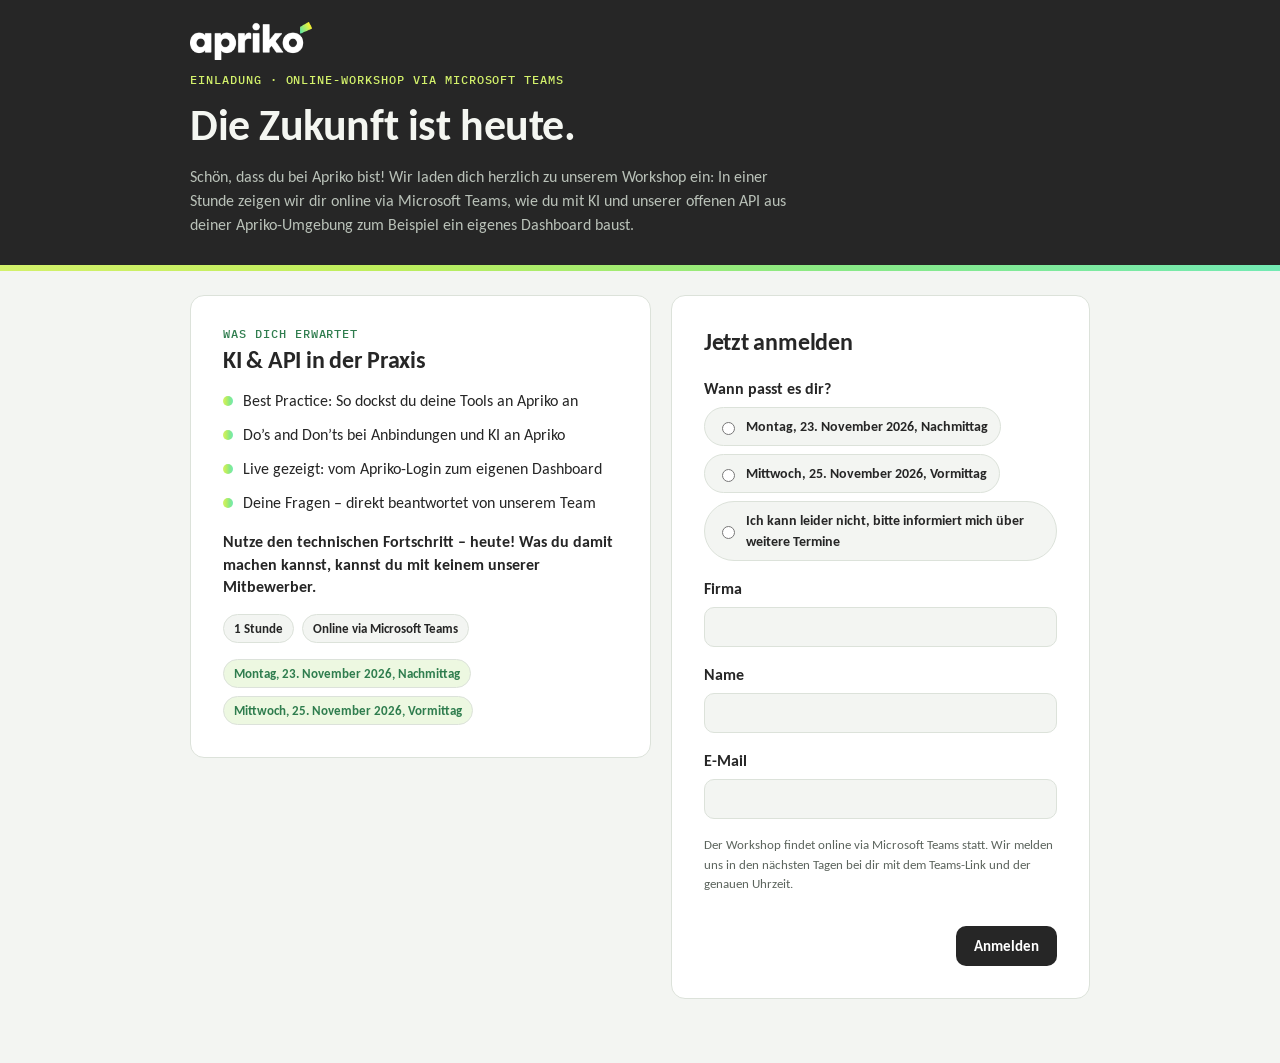
<file: workshop.html>
<!doctype html>
<html lang="de-CH">
<head>
<meta charset="utf-8">
<meta name="viewport" content="width=device-width,initial-scale=1,viewport-fit=cover">
<meta name="robots" content="noindex">
<title>Apriko Workshop «Die Zukunft ist heute.»</title>
<link rel="preconnect" href="https://fonts.googleapis.com">
<link rel="stylesheet" href="https://fonts.googleapis.com/css2?family=Carlito:wght@400;700&family=IBM+Plex+Mono:wght@500&display=swap">
<link rel="icon" type="image/png" href="icon.png">
<link rel="stylesheet" href="style.css">
<style>
.inv{display:grid;grid-template-columns:minmax(0,1.1fr) minmax(0,1fr);gap:20px;align-items:start}
@media (max-width:760px){.inv{grid-template-columns:1fr}}
.inv-about{display:flex;flex-direction:column;gap:16px}
.inv-about ul{margin:0;padding:0;list-style:none;display:flex;flex-direction:column;gap:10px}
.inv-about li{display:flex;gap:10px;align-items:flex-start}
.inv-about li::before{content:"";flex:0 0 10px;height:10px;margin-top:7px;border-radius:50%;background:var(--grad)}
.inv-facts{display:flex;flex-wrap:wrap;gap:8px}
.inv-fact{font:600 13px var(--f-body);padding:6px 10px;border-radius:999px;border:1px solid var(--line);background:var(--bg)}
.inv form{display:flex;flex-direction:column;gap:16px}
.err-list{color:var(--bad);font-size:14px}
</style>
</head>
<body>
  <header class="brandbar"><div class="inner">
      <img class="logo" src="logo.png" alt="Apriko" onerror="this.hidden=true;this.nextElementSibling.hidden=false"><span class="wordmark" hidden>Apriko</span>
      <span class="eyebrow" id="h_eyebrow">Einladung · Online-Workshop</span>
      <h1 id="h_titel">Die Zukunft ist heute.</h1>
      <p id="h_intro"></p>
  </div></header>
<div class="wrap" style="padding-top:24px">
  <div class="inv">
    <section class="panel inv-about" id="about"></section>
    <section class="panel" id="signup"></section>
  </div>
</div>
<script src="fragen.js"></script>
<script>
(function(){
"use strict";
var SUPABASE_URL = "https://doidwhwjmdqnazcullsq.supabase.co";
var SUPABASE_KEY = "sb_publishable_-CChsDaC2wuqOCF5VobHfQ_LG02deLD";
var UMFRAGE_ID   = "workshop-2026";
var EMPFAENGER   = T("empfaenger","hello@apriko.com");
const esc = s => String(s==null?"":s).replace(/[&<>"]/g,c=>({"&":"&amp;","<":"&lt;",">":"&gt;",'"':"&quot;"}[c]));

/* Termine: alle Daten + «weitere Termine»; «Nein, danke» braucht es hier nicht */
const DATES = WS_TERMINE.slice(0, Math.max(0, WS_TERMINE.length-2));
const LATER = WS_TERMINE.length >= 2 ? WS_TERMINE[WS_TERMINE.length-2] : "";
const CHOICES = DATES.concat(LATER ? [LATER] : []);

document.getElementById("h_eyebrow").textContent = T("neu_eyebrow","Einladung · Online-Workshop");
document.getElementById("h_titel").textContent = T("ws_titel","Die Zukunft ist heute.");
document.getElementById("h_intro").textContent = T("neu_intro");

const punkte = T("neu_punkte").split("|").map(s=>s.trim()).filter(Boolean);
document.getElementById("about").innerHTML = `
  <div class="panel-head"><span class="eyebrow">Was dich erwartet</span>
    <h2>KI &amp; API in der Praxis</h2></div>
  ${punkte.length?`<ul>${punkte.map(p=>`<li><span>${esc(p)}</span></li>`).join("")}</ul>`:""}
  ${T("ws_claim")?`<p class="claim">${esc(T("ws_claim"))}</p>`:""}
  <div class="inv-facts"><span class="inv-fact">1 Stunde</span><span class="inv-fact">Online via Microsoft Teams</span></div>
  ${DATES.length?`<div class="ws-dates">${DATES.map(d=>`<span class="ws-date">${esc(d)}</span>`).join("")}</div>`:""}`;

const signup = document.getElementById("signup");
function renderForm(){
  signup.innerHTML = `
  <div class="panel-head"><h2>${esc(T("neu_form_titel","Jetzt anmelden"))}</h2></div>
  <form id="f" novalidate>
    <div class="field"><span class="label" id="t_l">${esc(T("neu_frage","Wann passt es dir?"))}</span>
      <div class="checks" role="radiogroup" aria-labelledby="t_l">${CHOICES.map((x,i)=>`<label><input type="radio" name="termin" id="termin_${i}" value="${esc(x)}">${esc(x)}</label>`).join("")}</div></div>
    <div class="field"><label for="firma">${esc(T("neu_firma","Firma"))}</label><input type="text" id="firma" autocomplete="organization" required></div>
    <div class="field"><label for="name">${esc(T("ws_name","Name"))}</label><input type="text" id="name" autocomplete="name" required></div>
    <div class="field"><label for="mail">${esc(T("ws_mail","E-Mail"))}</label><input type="email" id="mail" autocomplete="email" required></div>
    ${T("ws_hinweis")?`<p class="note">${esc(T("ws_hinweis"))}</p>`:""}
    <div id="errs" class="err-list" aria-live="polite"></div>
    <div class="nav" style="justify-content:flex-end"><button type="submit" class="btn primary" id="go">${esc(T("neu_knopf","Anmelden"))}</button></div>
  </form>`;
  document.getElementById("f").addEventListener("submit", submit);
}

async function submit(e){
  e.preventDefault();
  const termin = (document.querySelector('input[name="termin"]:checked')||{}).value || "";
  const firma = document.getElementById("firma").value.trim();
  const name = document.getElementById("name").value.trim();
  const mail = document.getElementById("mail").value.trim();
  const errs = [];
  if(!termin) errs.push("Bitte wähle einen Termin.");
  if(!firma) errs.push("Bitte gib deine Firma an.");
  if(!name) errs.push("Bitte gib deinen Namen an.");
  if(!/^[^\s@]+@[^\s@]+\.[^\s@]+$/.test(mail)) errs.push("Bitte gib eine gültige E-Mail-Adresse an.");
  const box = document.getElementById("errs"); box.innerHTML = errs.map(esc).join("<br>");
  if(errs.length) return;
  const btn = document.getElementById("go"); btn.disabled = true; btn.textContent = "Wird gesendet …";
  const payload = { kind:"workshop", quelle:"neukunde", answers:{ firma, ws_name:name, ws_mail:mail, ws_termin:termin }, submittedAt:new Date().toISOString(), version:2 };
  let ok = false;
  try{
    const ctl = new AbortController(); const to = setTimeout(()=>ctl.abort(), 15000);
    const r = await fetch(SUPABASE_URL + "/rest/v1/umfrage_antworten", { method:"POST", signal:ctl.signal,
      headers:{ "apikey":SUPABASE_KEY, "Content-Type":"application/json", "Prefer":"return=minimal" },
      body: JSON.stringify({ umfrage:UMFRAGE_ID, firma, payload }) });
    clearTimeout(to); ok = r.ok;
  }catch(err){ ok = false; }
  if(ok){
    signup.innerHTML = termin === LATER
      ? `<div class="msg ok"><b>Danke! Wir informieren dich, sobald weitere Termine feststehen.</b><span class="muted">Du kannst dieses Fenster jetzt schliessen.</span></div>`
      : `<div class="msg ok"><b>${esc(T("neu_danke","Danke für deine Anmeldung!"))}</b><span>Termin: ${esc(termin)}</span><span class="muted">Du kannst dieses Fenster jetzt schliessen.</span></div>`;
    return;
  }
  // Rückfall: Anmeldung per E-Mail
  const body = `Hallo Apriko-Team\n\nich melde mich für den Workshop «${T("ws_titel","Die Zukunft ist heute.")}» an.\n\nTermin: ${termin}\nFirma: ${firma}\nName: ${name}\nE-Mail: ${mail}\n\nLiebe Grüsse`;
  const href = "mailto:" + EMPFAENGER + "?subject=" + encodeURIComponent("Anmeldung Workshop – " + firma) + "&body=" + encodeURIComponent(body);
  btn.disabled = false; btn.textContent = T("neu_knopf","Anmelden");
  box.innerHTML = `<div class="msg"><b>Die Anmeldung konnte nicht direkt übermittelt werden.</b><span>Bitte schick sie uns per E-Mail an <b style="user-select:all">${esc(EMPFAENGER)}</b>:</span><div><a class="btn primary" href="${esc(href)}" style="text-decoration:none">Per E-Mail anmelden</a></div></div>`;
}
renderForm();
})();
</script>
</body>
</html>
</file>
<file: style.css>
/* Layout: schmale Fragebogen-Spalte mit Schrittleiste oben; Auswertung als zweite Ansicht für die Inhaberin/den Inhaber */
/* Layout: dunkler Apriko-Kopfbalken mit Markenverlauf, darunter schmale Fragebogen-Spalte */
:root{
  --bg:#F3F5F2; --surface:#FFFFFF; --ink:#262626; --muted:#5D655E; --line:#DCE2DA;
  --accent:#262626; --accent-ink:#FFFFFF; --accent-soft:#EDF8E1; --accent-text:#2F7D4E;
  --lime:#D3F16B; --mint:#89E985; --teal:#73EAB4;
  --grad:linear-gradient(90deg,#D3F16B 0%,#BEEE5C 30%,#89E985 65%,#73EAB4 100%);
  --on-grad:#262626;
  --head-bg:#262626; --head-ink:#F4F6F1; --head-muted:#B9C1B8;
  --good:#2F8F5B; --warn:#A86A00; --bad:#B4362E; --chip:#ECEFEA;
  --f-display:"Carlito", Calibri, "Segoe UI", Arial, sans-serif;
  --f-body:"Carlito", Calibri, "Segoe UI", Arial, sans-serif;
  --f-mono:"IBM Plex Mono", ui-monospace, Menlo, monospace;
  --r:10px;
}
@media (prefers-color-scheme: dark){:root:not([data-theme="light"]){
  --bg:#1B1C1B; --surface:#262626; --ink:#EEF1EC; --muted:#A3ABA2; --line:#3A3D3A;
  --accent:#BEEE5C; --accent-ink:#1B1C1B; --accent-soft:#2E3A24; --accent-text:#9BE58A;
  --head-bg:#121312; --head-ink:#F4F6F1; --head-muted:#A3ABA2;
  --good:#7FD99A; --warn:#E3A24A; --bad:#EF7A70; --chip:#303330; color-scheme:dark}}
:root[data-theme="dark"]{
  --bg:#1B1C1B; --surface:#262626; --ink:#EEF1EC; --muted:#A3ABA2; --line:#3A3D3A;
  --accent:#BEEE5C; --accent-ink:#1B1C1B; --accent-soft:#2E3A24; --accent-text:#9BE58A;
  --head-bg:#121312; --head-ink:#F4F6F1; --head-muted:#A3ABA2;
  --good:#7FD99A; --warn:#E3A24A; --bad:#EF7A70; --chip:#303330; color-scheme:dark}

*{box-sizing:border-box}
[hidden]{display:none!important}
body{background:var(--bg);color:var(--ink);font:16px/1.5 var(--f-body);
  padding-left:max(16px,env(safe-area-inset-left,0px));padding-right:max(16px,env(safe-area-inset-right,0px));padding-block:0 64px}
.wrap{max-width:760px;margin:0 auto;display:flex;flex-direction:column;gap:20px}
h1,h2,h3{font-family:var(--f-display);text-wrap:balance;margin:0;line-height:1.15}
h1{font-size:clamp(30px,5vw,44px);font-weight:700;letter-spacing:-.01em}
h2{font-size:24px;font-weight:700;letter-spacing:-.01em}
h3{font-size:16px;font-weight:700}
p{margin:0}
.muted{color:var(--muted)}
.eyebrow{font:500 12px/1 var(--f-mono);letter-spacing:.08em;text-transform:uppercase;color:var(--accent-text)}
header.top{display:flex;justify-content:space-between;align-items:flex-start;gap:16px;flex-wrap:wrap}
.top .intro{display:flex;flex-direction:column;gap:10px;max-width:560px}
.viewtabs{display:flex;gap:4px;background:var(--chip);padding:4px;border-radius:999px}
.viewtabs button{border:0;background:transparent;color:var(--muted);font:600 13px var(--f-body);padding:6px 14px;border-radius:999px;cursor:pointer}
.viewtabs button[aria-pressed="true"]{background:var(--surface);color:var(--ink);box-shadow:0 1px 2px rgba(0,0,0,.08)}

/* Schrittleiste */
.steps{display:flex;gap:6px;overflow-x:auto;padding-bottom:4px;scrollbar-width:thin}
.steps button{flex:0 0 auto;display:flex;align-items:center;gap:8px;border:1px solid var(--line);background:var(--surface);color:var(--muted);
  font:500 13px var(--f-body);padding:7px 12px;border-radius:999px;cursor:pointer}
.steps button .n{font:500 11px var(--f-mono);width:20px;height:20px;border-radius:50%;display:grid;place-items:center;background:var(--chip)}
.steps button.done .n{background:var(--good);color:#fff}
.steps button[aria-current="step"]{border-color:var(--accent);color:var(--ink)}
.steps button[aria-current="step"] .n{background:var(--accent);color:var(--accent-ink)}
.bar{height:4px;background:var(--line);border-radius:4px;overflow:hidden}
.bar i{display:block;height:100%;background:var(--accent);transition:width .3s}

.panel{background:var(--surface);border:1px solid var(--line);border-radius:14px;padding:clamp(18px,4vw,32px);display:flex;flex-direction:column;gap:22px}
.panel-head{display:flex;flex-direction:column;gap:6px}

/* Bewertungsskala */
.legend{display:grid;grid-template-columns:1fr repeat(6,44px);gap:6px;font:500 11px var(--f-mono);color:var(--muted);text-align:center;align-items:end}
.legend span:first-child{text-align:left}
.q{display:grid;grid-template-columns:1fr repeat(6,44px);gap:6px;align-items:center;padding:10px 0;border-top:1px solid var(--line)}
.q .lbl{min-width:0}
.q .lbl small{display:block;color:var(--muted);font-size:13px}
.q input{position:absolute;opacity:0;pointer-events:none}
.q label.dot{display:grid;place-items:center;height:40px;border-radius:8px;border:1px solid var(--line);cursor:pointer;font:500 14px var(--f-mono);color:var(--muted);background:var(--bg)}
.q label.dot:hover{border-color:var(--accent)}
.q input:checked+label.dot{background:var(--accent);border-color:var(--accent);color:var(--accent-ink)}
.q input:focus-visible+label.dot{outline:2px solid var(--accent);outline-offset:2px}
.q label.na{font-size:11px}
@media (max-width:620px){
  .legend{display:none}
  .q{grid-template-columns:repeat(6,1fr);row-gap:8px}
  .q .lbl{grid-column:1/-1}
  .q label.dot{height:38px}
  .scale-hint{display:block!important}
}
.scale-hint{display:none;font:500 12px var(--f-mono);color:var(--muted)}

.field{display:flex;flex-direction:column;gap:6px}
.field label,.field .label{font-weight:600}
input[type=text],input[type=email],input[type=tel],select,textarea{width:100%;font:15px var(--f-body);color:var(--ink);background:var(--bg);border:1px solid var(--line);border-radius:var(--r);padding:10px 12px}
textarea{min-height:88px;resize:vertical}
input:focus-visible,select:focus-visible,textarea:focus-visible,button:focus-visible{outline:2px solid var(--accent);outline-offset:2px}
.grid2{display:grid;grid-template-columns:1fr 1fr;gap:16px}
@media (max-width:620px){.grid2{grid-template-columns:1fr}}
.checks{display:flex;flex-wrap:wrap;gap:8px}
.checks label{display:flex;align-items:center;gap:8px;padding:8px 12px;border:1px solid var(--line);border-radius:999px;cursor:pointer;background:var(--bg);font-size:14px}
.checks input{accent-color:var(--accent)}
.checks label:has(input:checked){border-color:var(--accent);background:var(--accent-soft)}

/* NPS */
.nps{display:grid;grid-template-columns:repeat(11,1fr);gap:4px}
.nps input{position:absolute;opacity:0;pointer-events:none}
.nps label{display:grid;place-items:center;height:42px;border:1px solid var(--line);border-radius:8px;font:500 14px var(--f-mono);cursor:pointer;background:var(--bg)}
.nps input:checked+label{background:var(--accent);color:var(--accent-ink);border-color:var(--accent)}
.nps input:focus-visible+label{outline:2px solid var(--accent);outline-offset:2px}
.nps-ends{display:flex;justify-content:space-between;font-size:12px;color:var(--muted)}

/* Roadmap Board */
.board{display:grid;grid-template-columns:1fr 1fr;gap:16px}
@media (max-width:620px){.board{grid-template-columns:1fr}}
.col{display:flex;flex-direction:column;gap:10px;min-width:0}
.col-head{display:flex;justify-content:space-between;align-items:baseline;gap:8px}
.zone{min-height:220px;border:1.5px dashed var(--line);border-radius:12px;padding:10px;display:flex;flex-direction:column;gap:8px;background:var(--bg)}
.zone.prio{border-color:var(--accent);background:var(--accent-soft)}
.zone:empty::before{content:attr(data-empty);color:var(--muted);font-size:14px;padding:24px 8px;text-align:center}
.card{display:flex;align-items:center;gap:8px;background:var(--surface);border:1px solid var(--line);border-radius:10px;padding:8px 8px 8px 10px;cursor:grab;user-select:none;touch-action:none}
.card .grip{color:var(--muted);font:500 14px var(--f-mono);letter-spacing:-2px}
.card .t{flex:1;min-width:0;font-size:14px}
.card .t small{display:block;color:var(--muted);font-size:12px}
.card .rank{font:500 12px var(--f-mono);min-width:24px;height:24px;border-radius:6px;display:none;place-items:center;background:var(--chip)}
.prio .card .rank{display:grid}
.prio .card:nth-child(-n+3) .rank{background:var(--accent);color:var(--accent-ink)}
.card .own{font:500 10px var(--f-mono);text-transform:uppercase;letter-spacing:.06em;color:var(--warn)}
.ibtn{border:1px solid var(--line);background:var(--surface);color:var(--ink);width:30px;height:30px;border-radius:8px;cursor:pointer;font-size:14px;display:grid;place-items:center;flex:0 0 auto}
.ibtn:hover{border-color:var(--accent)}
.pool .card .up,.pool .card .down,.pool .card .rm{display:none}
.prio .card .add{display:none}
.sortable-ghost{opacity:.35}
.sortable-chosen{box-shadow:0 6px 18px rgba(0,0,0,.15)}
.addrow{display:flex;gap:8px}
.addrow input{flex:1;min-width:0}

.btn{border:0;border-radius:var(--r);padding:11px 18px;font:600 15px var(--f-body);cursor:pointer}
.btn.primary{background:var(--accent);color:var(--accent-ink)}
.btn.ghost{background:transparent;color:var(--ink);border:1px solid var(--line)}
.btn:disabled{opacity:.5;cursor:not-allowed}
.nav{display:flex;justify-content:space-between;gap:12px;flex-wrap:wrap}
.note{font-size:13px;color:var(--muted)}
.msg{padding:14px 16px;border-radius:var(--r);border:1px solid var(--line);background:var(--bg);display:flex;flex-direction:column;gap:10px}
.msg.ok{border-color:var(--good)}
.msg.err{border-color:var(--bad)}
.copybox{font:13px/1.45 var(--f-mono);white-space:pre-wrap;max-height:220px;overflow:auto;background:var(--surface);border:1px solid var(--line);border-radius:8px;padding:10px}

/* Auswertung */
.kpis{display:grid;grid-template-columns:repeat(4,1fr);gap:12px}
@media (max-width:620px){.kpis{grid-template-columns:repeat(2,1fr)}}
.kpi{background:var(--surface);border:1px solid var(--line);border-radius:12px;padding:14px;display:flex;flex-direction:column;gap:4px}
.kpi b{font:700 28px var(--f-display);font-variant-numeric:tabular-nums}
.kpi span{font-size:12px;color:var(--muted)}
.hbar{display:grid;grid-template-columns:minmax(0,1fr) 120px 44px;gap:10px;align-items:center;padding:6px 0;border-top:1px solid var(--line);font-size:14px}
.hbar .track{height:8px;background:var(--chip);border-radius:4px;overflow:hidden}
.hbar .track i{display:block;height:100%;border-radius:4px}
.hbar .v{font:500 13px var(--f-mono);text-align:right;font-variant-numeric:tabular-nums}
@media (max-width:480px){.hbar{grid-template-columns:minmax(0,1fr) 70px 40px}}
.comment{border-top:1px solid var(--line);padding:10px 0;font-size:14px}
.comment .who{font:500 11px var(--f-mono);color:var(--muted);text-transform:uppercase;letter-spacing:.05em}
.tablewrap{overflow-x:auto}
table{border-collapse:collapse;width:100%;font-size:13px}
th,td{text-align:left;padding:6px 8px;border-top:1px solid var(--line);white-space:nowrap}
th{font:500 11px var(--f-mono);text-transform:uppercase;color:var(--muted)}
@media (prefers-reduced-motion:reduce){*{transition:none!important}}
.ibtn:disabled{opacity:.35;cursor:not-allowed}

/* ===== Apriko-Marke ===== */
.brandbar{background:var(--head-bg);color:var(--head-ink);margin-left:calc(-1 * max(16px, env(safe-area-inset-left,0px)));margin-right:calc(-1 * max(16px, env(safe-area-inset-right,0px)));padding-left:max(16px, env(safe-area-inset-left,0px));padding-right:max(16px, env(safe-area-inset-right,0px));position:relative}
.brandbar::after{content:"";position:absolute;left:0;right:0;bottom:0;height:6px;background:var(--grad)}
.brandbar .inner{max-width:760px;margin:0 auto;padding-block:22px 34px;display:flex;flex-direction:column;gap:14px}
.brandbar .logo{height:38px;width:auto;align-self:flex-start}
.brandbar .wordmark{font:700 30px/1 var(--f-display);letter-spacing:-.01em;color:var(--head-ink)}
.brandbar .wordmark span{background:var(--grad);-webkit-background-clip:text;background-clip:text;color:transparent}
.brandbar h1{color:var(--head-ink)}
.brandbar p{color:var(--head-muted);max-width:600px}
.brandbar .eyebrow{color:var(--lime)}
body > .wrap{padding-top:24px}
.bar i{background:var(--grad)}
.btn.primary{background:var(--accent);color:var(--accent-ink)}
.btn.primary:hover{filter:brightness(1.1)}
.q input:checked+label.dot,.nps input:checked+label{background:var(--grad);border-color:transparent;color:var(--on-grad);font-weight:700}
.steps button[aria-current="step"]{border-color:var(--ink)}
.steps button[aria-current="step"] .n{background:var(--grad);color:var(--on-grad)}
.steps button.done .n{background:var(--good);color:#fff}
.checks label:has(input:checked){border-color:var(--good);background:var(--accent-soft)}
.checks input{accent-color:var(--good)}
.zone.prio{border-color:var(--good);background:var(--accent-soft)}
.prio .card:nth-child(-n+3) .rank{background:var(--grad);color:var(--on-grad)}
.hbar .track i[style*="var(--accent)"]{background:var(--grad)!important}
.msg.ok{border-color:var(--good)}
input:focus-visible,select:focus-visible,textarea:focus-visible,button:focus-visible,a:focus-visible{outline:2px solid var(--good);outline-offset:2px}
.card .t{overflow-wrap:anywhere}

/* ===== Responsiv: Breiten-Fixes ===== */
html,body{margin:0}
html{overflow-x:hidden}               /* Sicherheitsnetz gegen 1-px-Überstände */
.wrap{width:100%;min-width:0}
.wrap > *, .panel > *, .col, .field, .grid2 > *{min-width:0}
.steps{max-width:100%;scrollbar-width:none}
.steps::-webkit-scrollbar{display:none}
/* Kopfbalken: volle Breite ohne negative Ränder */
.brandbar{margin-left:calc(-1 * max(16px, env(safe-area-inset-left,0px)));margin-right:calc(-1 * max(16px, env(safe-area-inset-right,0px)));width:auto}
@media (max-width:620px){
  .panel{padding:18px 14px}
  .nps{grid-template-columns:repeat(6,1fr)}
  .nps label{height:40px}
  .nps-ends{flex-direction:column;gap:2px}
  .q{grid-template-columns:repeat(6,minmax(0,1fr))}
  .q label.dot{height:40px;font-size:13px}
  .card{padding:8px 6px 8px 8px;gap:6px}
  .ibtn{width:34px;height:34px}
  .nav .btn{flex:1}
  .addrow{flex-direction:column}
  h1{font-size:28px}
  .hbar{grid-template-columns:minmax(0,1fr) 64px 36px}
}
.card .t{overflow-wrap:break-word;hyphens:auto;-webkit-hyphens:auto}
@media (max-width:620px){
  .card .grip{display:none}
  .card .t{font-size:14px}
  .card .t small{font-size:12px}
}

/* ===== Schrittleiste: nie abschneiden ===== */
.steps{flex-wrap:wrap;overflow:visible;padding-bottom:0}
@media (max-width:620px){
  .steps{gap:4px;flex-wrap:nowrap;justify-content:space-between}
  .steps button{padding:6px;gap:0;flex:0 0 auto}
  .steps button .lbl{display:none}
  .steps button[aria-current="step"]{border-width:2px}
}
@media (max-width:359px){ .steps{flex-wrap:wrap;justify-content:flex-start} }

/* ===== Schrittleiste Desktop: eine Zeile, gleichmässig verteilt ===== */
.wrap{max-width:900px}
.brandbar .inner{max-width:900px}
@media (min-width:621px){
  .steps{flex-wrap:nowrap;gap:6px}
  .steps button{flex:1 1 auto;min-width:0;justify-content:center;padding:7px 10px;gap:6px}
  .steps button .n{flex:0 0 auto}
  .steps button .lbl{min-width:0;overflow:hidden;text-overflow:ellipsis;white-space:nowrap}
}
@media (min-width:621px) and (max-width:939px){
  .steps button{flex:0 0 auto;padding:6px}
  .steps button .lbl{display:none}
  .steps button[aria-current="step"]{flex:1 1 auto;padding:6px 10px}
  .steps button[aria-current="step"] .lbl{display:inline}
}

/* ===== Startbildschirm & Workshop ===== */
.intro-screen{background:var(--surface);border:1px solid var(--line);border-radius:14px;padding:clamp(18px,4vw,32px);display:flex;flex-direction:column;gap:22px}
.intro-head{display:flex;flex-direction:column;gap:8px}
.intro-head h2{font-size:clamp(24px,4vw,30px)}
.intro-cards{display:grid;grid-template-columns:1fr 1fr;gap:16px}
@media (max-width:620px){.intro-cards{grid-template-columns:1fr}}
.intro-card{position:relative;border:1px solid var(--line);border-radius:12px;padding:18px 18px 18px 18px;display:flex;flex-direction:column;gap:8px;background:var(--bg);min-width:0}
.intro-card.ws{border-color:transparent;background:linear-gradient(var(--bg),var(--bg)) padding-box,var(--grad) border-box;border:2px solid transparent}
.intro-card .num{width:28px;height:28px;border-radius:50%;display:grid;place-items:center;font:700 14px var(--f-mono);background:var(--grad);color:var(--on-grad)}
.intro-card h3{font-size:17px}
.intro-card p{color:var(--muted);font-size:15px}
.ws-dates{display:flex;flex-wrap:wrap;gap:8px}
.ws-date{font:600 13px var(--f-body);padding:6px 10px;border-radius:999px;background:var(--accent-soft);color:var(--accent-text);border:1px solid var(--line)}
.ws-sum{margin-top:6px}

/* ===== Workshop-Sperre ===== */
.ws-gate{display:flex;flex-direction:column;gap:10px;padding:16px 18px;border-radius:12px;border:2px solid transparent;background:linear-gradient(var(--surface),var(--surface)) padding-box,var(--grad) border-box}
.ws-gate b{font:700 18px var(--f-display)}
.meter{position:relative;height:10px;border-radius:6px;background:var(--chip);overflow:visible}
.meter i{display:block;height:100%;border-radius:6px;background:var(--grad)}
.meter em{position:absolute;top:-4px;bottom:-4px;width:2px;background:var(--ink);opacity:.6}
.gate-links{display:flex;flex-wrap:wrap;gap:8px}
.checks label.locked{opacity:.5;cursor:not-allowed}
.lock{font-size:12px}

/* ===== Workshop-Hinweis bei der API-Frage ===== */
.ws-teaser{display:flex;flex-direction:column;gap:10px;padding:14px 16px;border-radius:12px;border:2px solid transparent;background:linear-gradient(var(--accent-soft),var(--accent-soft)) padding-box,var(--grad) border-box;animation:teaserIn .25s ease-out}
.ws-teaser p{margin:0;font-weight:600}
.ws-teaser .tag{align-self:flex-start;font:700 11px var(--f-mono);letter-spacing:.08em;text-transform:uppercase;padding:3px 8px;border-radius:999px;background:var(--grad);color:var(--on-grad)}
@keyframes teaserIn{from{opacity:0;transform:translateY(-4px)}to{opacity:1;transform:none}}
@media (prefers-reduced-motion:reduce){.ws-teaser{animation:none}}
.claim{margin:0;font:700 16px/1.4 var(--f-display);background:var(--grad);-webkit-background-clip:text;background-clip:text;color:transparent}
:root:not([data-theme="dark"]) .claim{color:var(--ink);-webkit-text-fill-color:currentColor;background:none}
@media (prefers-color-scheme: dark){:root:not([data-theme="light"]) .claim{background:var(--grad);-webkit-background-clip:text;background-clip:text;color:transparent;-webkit-text-fill-color:transparent}}
:root[data-theme="dark"] .claim{background:var(--grad);-webkit-background-clip:text;background-clip:text;color:transparent;-webkit-text-fill-color:transparent}
.intro-card .claim{font-size:15px}
/* 9 Schritte (mit BPO): kompakter setzen */
@media (min-width:621px){
  .steps{gap:4px}
  .steps button{padding:7px 8px;gap:5px;font-size:12.5px}
}
@media (max-width:620px){ .steps{gap:3px} .steps button{padding:4px} }

/* ===== Angeheftete Schrittleiste, kein Springen ===== */
.stickybar{position:sticky;top:env(safe-area-inset-top,0px);z-index:20;background:var(--bg);display:flex;flex-direction:column;gap:10px;padding-block:12px 10px;margin-top:-12px;
  margin-left:calc(-1 * max(16px, env(safe-area-inset-left,0px)));margin-right:calc(-1 * max(16px, env(safe-area-inset-right,0px)));
  padding-left:max(16px, env(safe-area-inset-left,0px));padding-right:max(16px, env(safe-area-inset-right,0px))}
@media (min-width:932px){ .stickybar{margin-left:0;margin-right:0;padding-left:0;padding-right:0} }
.stickybar::after{content:"";position:absolute;left:0;right:0;bottom:-12px;height:12px;background:linear-gradient(var(--bg),transparent);pointer-events:none}
body::before{content:"";position:fixed;inset:0 0 auto;height:env(safe-area-inset-top,0px);z-index:21;background:var(--bg)}
#survey{min-height:100vh;min-height:100dvh;align-content:start}
#survey > #form{scroll-margin-top:0}
</file>
